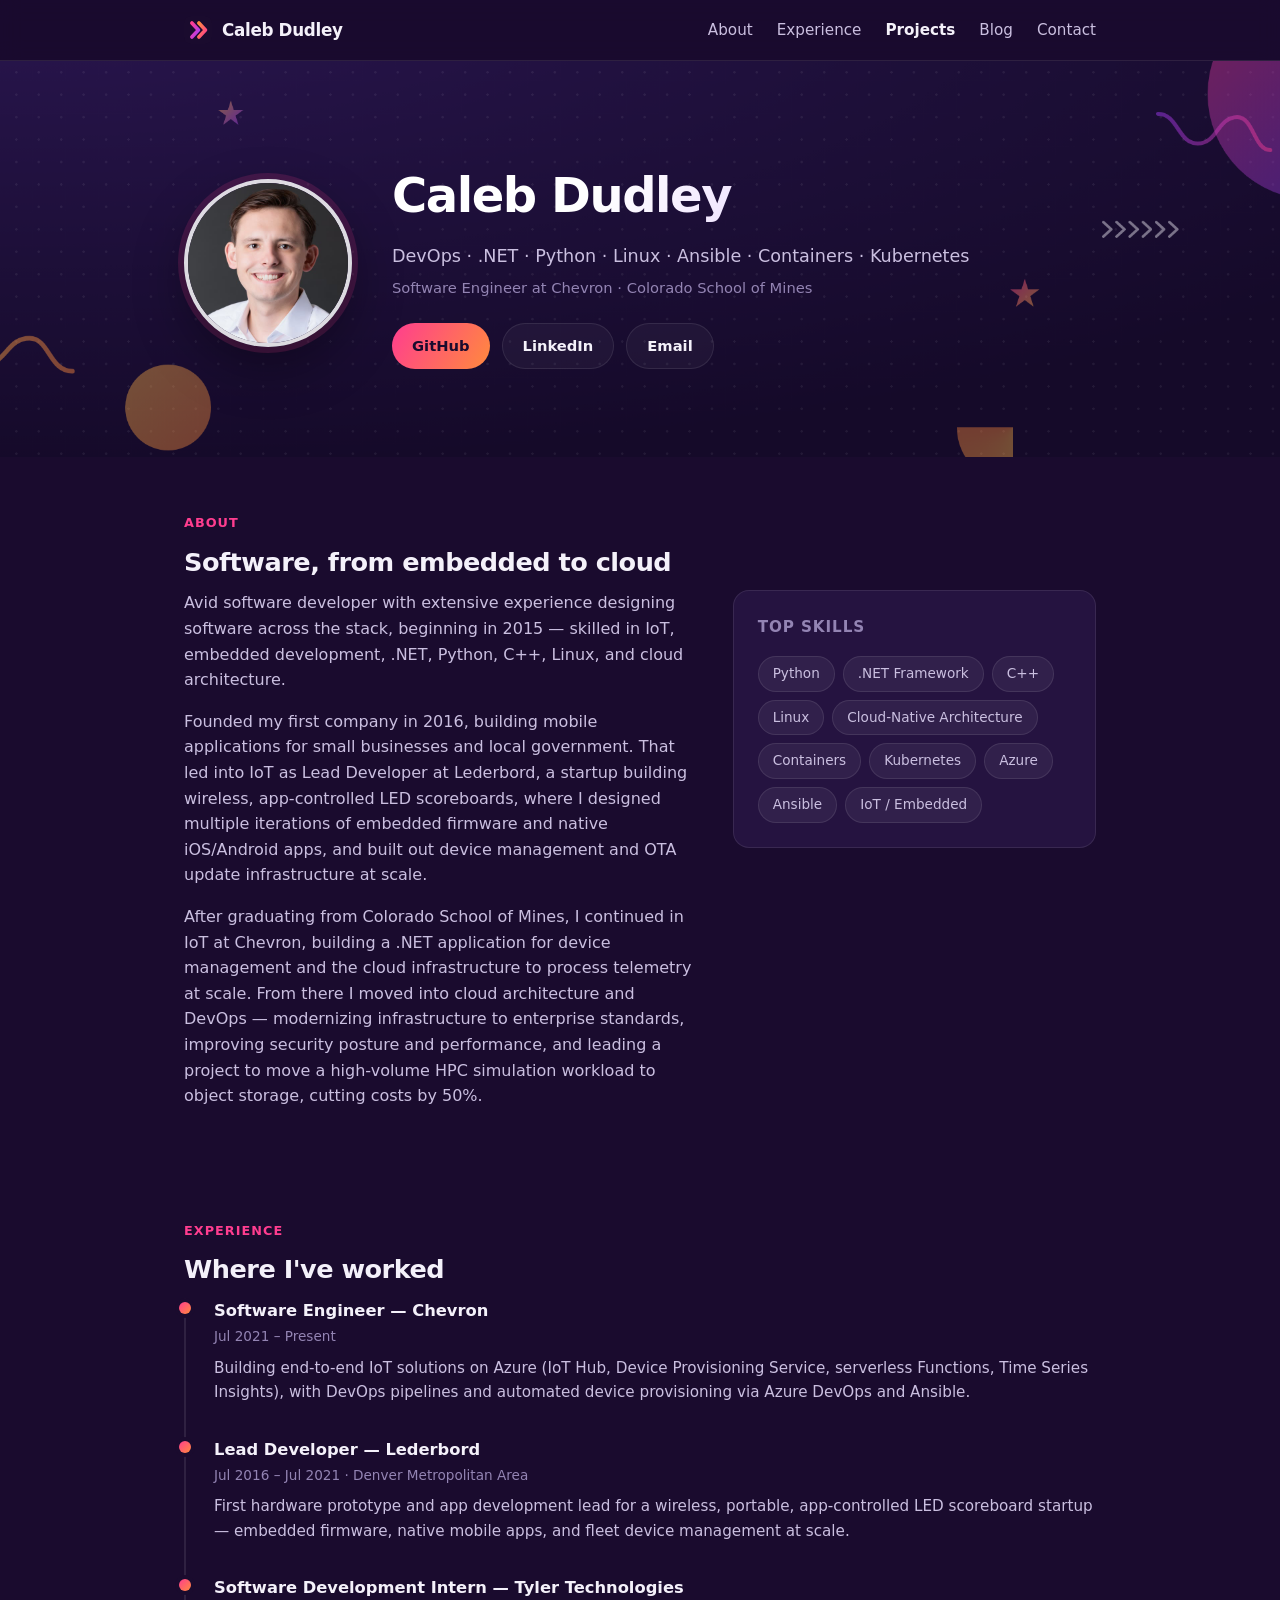
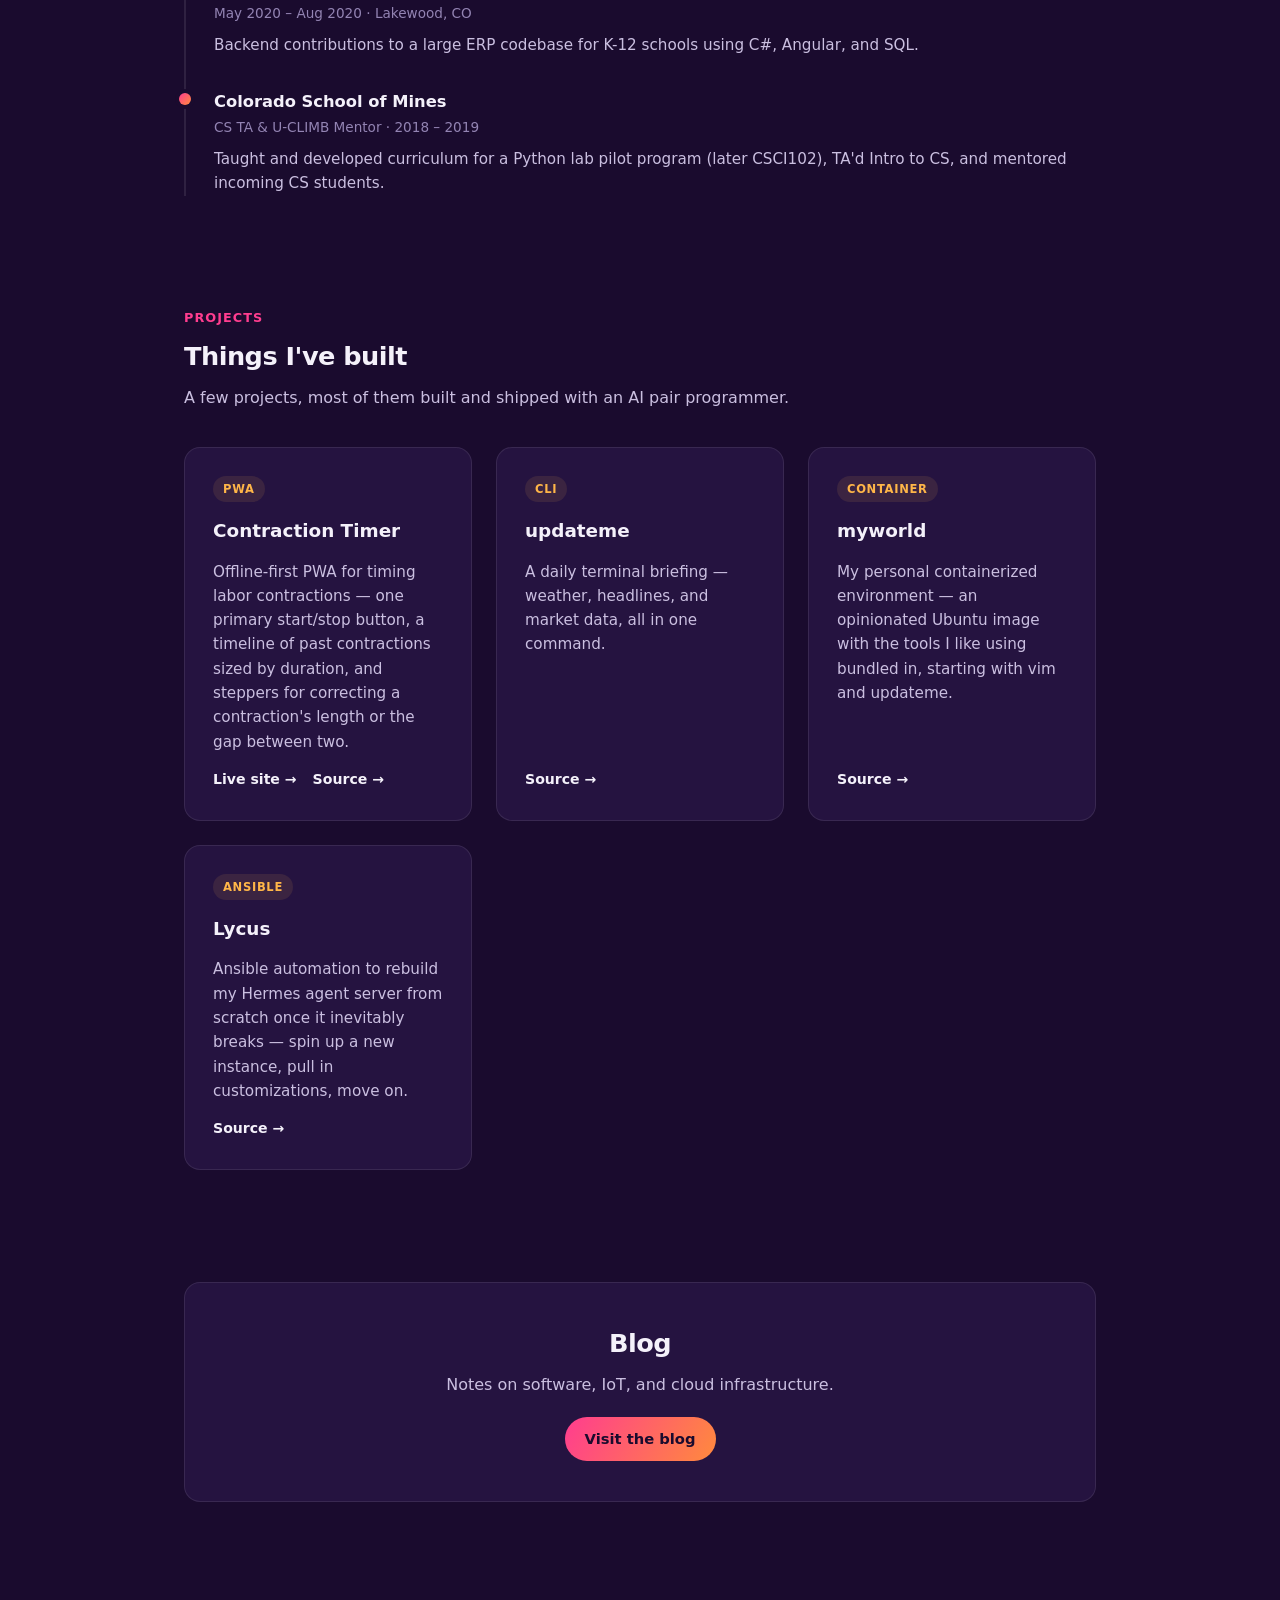
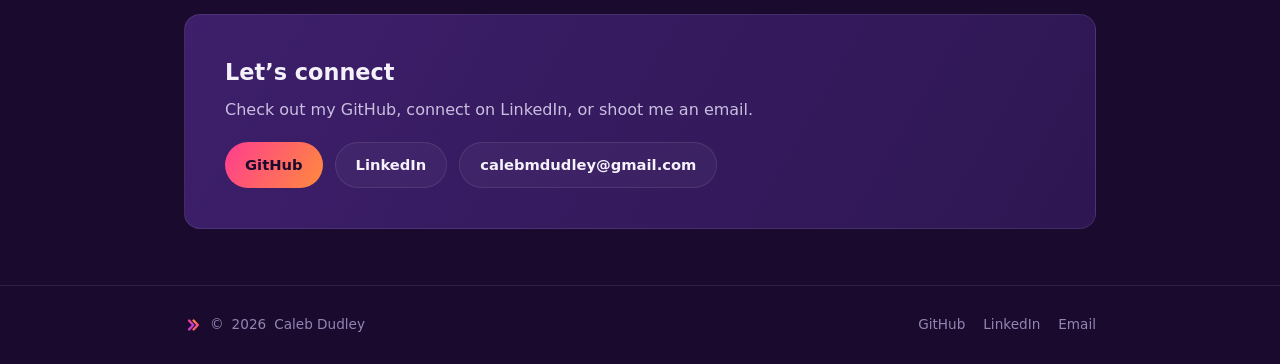
<file: static/index.html>
<!doctype html>
<html lang="en">
<head>
  <meta charset="UTF-8" />
  <meta name="viewport" content="width=device-width, initial-scale=1.0" />
  <title>Caleb Dudley — Software Engineer</title>
  <meta name="description" content="Caleb Dudley — Software Engineer focused on DevOps, .NET, Python, Linux, and IoT." />

  <meta property="og:type" content="website" />
  <meta property="og:url" content="https://calebdudley.dev/" />
  <meta property="og:title" content="Caleb Dudley — Software Engineer" />
  <meta property="og:description" content="DevOps, .NET, Python, Linux, and IoT." />
  <meta property="og:image" content="https://calebdudley.dev/og-image.png" />
  <meta property="og:image:width" content="1200" />
  <meta property="og:image:height" content="630" />

  <meta name="twitter:card" content="summary_large_image" />
  <meta name="twitter:title" content="Caleb Dudley — Software Engineer" />
  <meta name="twitter:description" content="DevOps, .NET, Python, Linux, and IoT." />
  <meta name="twitter:image" content="https://calebdudley.dev/og-image.png" />

  <link rel="icon" type="image/svg+xml" href="favicon.svg" />
  <link rel="stylesheet" href="css/style.css" />
</head>
<body>
  <nav class="nav">
    <div class="wrap">
      <a class="nav-brand" href="#top"><img class="nav-logo" src="favicon.svg" alt="" width="28" height="28" />Caleb Dudley</a>
      <ul class="nav-links">
        <li><a href="#about">About</a></li>
        <li><a href="#experience">Experience</a></li>
        <li><a href="#projects">Projects</a></li>
        <li><a href="blog/">Blog</a></li>
        <li><a href="#contact">Contact</a></li>
      </ul>
    </div>
  </nav>

  <header class="hero hero-image" id="top">
    <div class="wrap hero-inner">
      <img class="avatar" src="assets/avatar.jpg" alt="Portrait of Caleb Dudley" />
      <div class="hero-text">
        <h1>Caleb Dudley</h1>
        <p class="tagline">DevOps &middot; .NET &middot; Python &middot; Linux &middot; Ansible &middot; Containers &middot; Kubernetes</p>
        <p class="location">Software Engineer at Chevron &middot; Colorado School of Mines</p>
        <div class="cta-row">
          <a class="btn btn-primary" href="https://github.com/ca1ebd" target="_blank" rel="noopener">GitHub</a>
          <a class="btn btn-ghost" href="https://www.linkedin.com/in/dudleycaleb/" target="_blank" rel="noopener">LinkedIn</a>
          <a class="btn btn-ghost" href="mailto:calebmdudley@gmail.com">Email</a>
        </div>
      </div>
    </div>
  </header>

  <section id="about">
    <div class="wrap">
      <p class="section-kicker">About</p>
      <h2 class="section-title">Software, from embedded to cloud</h2>
      <div class="about-grid">
        <div class="about-body">
          <p>
            Avid software developer with extensive experience designing software across the
            stack, beginning in 2015 — skilled in IoT, embedded development, .NET, Python, C++,
            Linux, and cloud architecture.
          </p>
          <p>
            Founded my first company in 2016, building mobile applications for small businesses
            and local government. That led into IoT as Lead Developer at Lederbord, a startup
            building wireless, app-controlled LED scoreboards, where I designed multiple
            iterations of embedded firmware and native iOS/Android apps, and built out
            device management and OTA update infrastructure at scale.
          </p>
          <p>
            After graduating from Colorado School of Mines, I continued in IoT at Chevron,
            building a .NET application for device management and the cloud infrastructure to
            process telemetry at scale. From there I moved into cloud architecture and DevOps —
            modernizing infrastructure to enterprise standards, improving security posture and
            performance, and leading a project to move a high-volume HPC simulation workload to
            object storage, cutting costs by 50%.
          </p>
        </div>
        <div class="skills-card">
          <h3>Top Skills</h3>
          <ul class="chip-list">
            <li class="chip">Python</li>
            <li class="chip">.NET Framework</li>
            <li class="chip">C++</li>
            <li class="chip">Linux</li>
            <li class="chip">Cloud-Native Architecture</li>
            <li class="chip">Containers</li>
            <li class="chip">Kubernetes</li>
            <li class="chip">Azure</li>
            <li class="chip">Ansible</li>
            <li class="chip">IoT / Embedded</li>
          </ul>
        </div>
      </div>
    </div>
  </section>

  <section id="experience">
    <div class="wrap">
      <p class="section-kicker">Experience</p>
      <h2 class="section-title">Where I've worked</h2>
      <ul class="timeline">
        <li>
          <p class="timeline-role">Software Engineer — Chevron</p>
          <p class="timeline-meta">Jul 2021 &ndash; Present</p>
          <p class="timeline-desc">
            Building end-to-end IoT solutions on Azure (IoT Hub, Device Provisioning Service,
            serverless Functions, Time Series Insights), with DevOps pipelines and automated
            device provisioning via Azure DevOps and Ansible.
          </p>
        </li>
        <li>
          <p class="timeline-role">Lead Developer — Lederbord</p>
          <p class="timeline-meta">Jul 2016 &ndash; Jul 2021 &middot; Denver Metropolitan Area</p>
          <p class="timeline-desc">
            First hardware prototype and app development lead for a wireless, portable,
            app-controlled LED scoreboard startup — embedded firmware, native mobile apps, and
            fleet device management at scale.
          </p>
        </li>
        <li>
          <p class="timeline-role">Software Development Intern — Tyler Technologies</p>
          <p class="timeline-meta">May 2020 &ndash; Aug 2020 &middot; Lakewood, CO</p>
          <p class="timeline-desc">
            Backend contributions to a large ERP codebase for K-12 schools using C#, Angular,
            and SQL.
          </p>
        </li>
        <li>
          <p class="timeline-role">Colorado School of Mines</p>
          <p class="timeline-meta">CS TA &amp; U-CLIMB Mentor &middot; 2018 &ndash; 2019</p>
          <p class="timeline-desc">
            Taught and developed curriculum for a Python lab pilot program (later CSCI102), TA'd
            Intro to CS, and mentored incoming CS students.
          </p>
        </li>
      </ul>
    </div>
  </section>

  <section id="projects">
    <div class="wrap">
      <p class="section-kicker">Projects</p>
      <h2 class="section-title">Things I've built</h2>
      <p class="section-intro">A few projects, most of them built and shipped with an AI pair programmer.</p>
      <div class="project-grid">
        <div class="project-card">
          <span class="project-tag">PWA</span>
          <h3>Contraction Timer</h3>
          <p>
            Offline-first PWA for timing labor contractions — one primary start/stop button, a
            timeline of past contractions sized by duration, and steppers for correcting a
            contraction's length or the gap between two.
          </p>
          <div class="project-links">
            <a href="https://contraction-timer.calebdudley.dev" target="_blank" rel="noopener">Live site &rarr;</a>
            <a href="https://github.com/ca1ebd/contraction-timer" target="_blank" rel="noopener">Source &rarr;</a>
          </div>
        </div>
        <div class="project-card">
          <span class="project-tag">CLI</span>
          <h3>updateme</h3>
          <p>
            A daily terminal briefing — weather, headlines, and market data, all in one command.
          </p>
          <div class="project-links">
            <a href="https://github.com/ca1ebd/updateme" target="_blank" rel="noopener">Source &rarr;</a>
          </div>
        </div>
        <div class="project-card">
          <span class="project-tag">Container</span>
          <h3>myworld</h3>
          <p>
            My personal containerized environment — an opinionated Ubuntu image with the tools I
            like using bundled in, starting with vim and updateme.
          </p>
          <div class="project-links">
            <a href="https://github.com/ca1ebd/myworld" target="_blank" rel="noopener">Source &rarr;</a>
          </div>
        </div>
        <div class="project-card">
          <span class="project-tag">Ansible</span>
          <h3>Lycus</h3>
          <p>
            Ansible automation to rebuild my Hermes agent server from scratch once it inevitably
            breaks — spin up a new instance, pull in customizations, move on.
          </p>
          <div class="project-links">
            <a href="https://github.com/ca1ebd/lycus" target="_blank" rel="noopener">Source &rarr;</a>
          </div>
        </div>
      </div>
    </div>
  </section>

  <section id="blog-teaser">
    <div class="wrap">
      <div class="blog-teaser">
        <h2 class="section-title">Blog</h2>
        <p>Notes on software, IoT, and cloud infrastructure.</p>
        <a class="btn btn-primary" href="/blog/">Visit the blog</a>
      </div>
    </div>
  </section>

  <section id="contact">
    <div class="wrap">
      <div class="contact-card">
        <div>
          <h2>Let&rsquo;s connect</h2>
          <p>Check out my GitHub, connect on LinkedIn, or shoot me an email.</p>
        </div>
        <div class="cta-row">
          <a class="btn btn-primary" href="https://github.com/ca1ebd" target="_blank" rel="noopener">GitHub</a>
          <a class="btn btn-ghost" href="https://www.linkedin.com/in/dudleycaleb/" target="_blank" rel="noopener">LinkedIn</a>
          <a class="btn btn-ghost" href="mailto:calebmdudley@gmail.com">calebmdudley@gmail.com</a>
        </div>
      </div>
    </div>
  </section>

  <footer>
    <div class="wrap">
      <span class="footer-brand"><img class="footer-logo" src="favicon.svg" alt="" width="18" height="18" />&copy; <span id="year"></span> Caleb Dudley</span>
      <ul class="footer-links">
        <li><a href="https://github.com/ca1ebd" target="_blank" rel="noopener">GitHub</a></li>
        <li><a href="https://www.linkedin.com/in/dudleycaleb/" target="_blank" rel="noopener">LinkedIn</a></li>
        <li><a href="mailto:calebmdudley@gmail.com">Email</a></li>
      </ul>
    </div>
  </footer>

  <script>
    document.getElementById("year").textContent = new Date().getFullYear();

    const navLinks = document.querySelectorAll('.nav-links a[href^="#"]');
    const sections = Array.from(navLinks)
      .map((link) => document.querySelector(link.getAttribute("href")))
      .filter(Boolean);

    const setActive = (id) => {
      navLinks.forEach((link) => {
        link.classList.toggle("active", link.getAttribute("href") === `#${id}`);
      });
    };

    const observer = new IntersectionObserver(
      (entries) => {
        const visible = entries.filter((entry) => entry.isIntersecting);
        if (visible.length > 0) {
          setActive(visible[0].target.id);
        }
      },
      { rootMargin: "-45% 0px -50% 0px" }
    );

    sections.forEach((section) => observer.observe(section));
  </script>
</body>
</html>
</file>
<file: static/css/style.css>
:root {
  --purple-950: #1a0b2e;
  --purple-900: #22103d;
  --purple-800: #2e1652;
  --purple-700: #3d1f6b;
  --pink-500: #ff3d8f;
  --orange-400: #ff8a3d;
  --gold-400: #ffb648;
  --ink: #f4f1fa;
  --ink-dim: #cabfe0;
  --ink-faint: #9384b3;
  --surface: #251340;
  --surface-border: rgba(255, 255, 255, 0.09);
  --max-width: 960px;
  --radius: 16px;
}

* {
  box-sizing: border-box;
}

html {
  scroll-behavior: smooth;
}

body {
  margin: 0;
  font-family: "Inter", "Segoe UI", system-ui, -apple-system, sans-serif;
  background: var(--purple-950);
  color: var(--ink);
  line-height: 1.6;
}

a {
  color: inherit;
}

.wrap {
  max-width: var(--max-width);
  margin: 0 auto;
  padding: 0 24px;
}

/* Nav */

.nav {
  position: sticky;
  top: 0;
  z-index: 20;
  background: rgba(26, 11, 46, 0.85);
  backdrop-filter: blur(10px);
  border-bottom: 1px solid var(--surface-border);
}

.nav .wrap {
  display: flex;
  align-items: center;
  justify-content: space-between;
  flex-wrap: wrap;
  gap: 10px 20px;
  padding-top: 16px;
  padding-bottom: 16px;
}

.nav-brand {
  display: flex;
  align-items: center;
  gap: 10px;
  font-weight: 700;
  letter-spacing: -0.02em;
  text-decoration: none;
  font-size: 1.05rem;
  white-space: nowrap;
}

.nav-logo {
  display: block;
  border-radius: 7px;
  flex-shrink: 0;
}

.nav-links {
  display: flex;
  flex-wrap: wrap;
  gap: 10px 24px;
  list-style: none;
  margin: 0;
  padding: 0;
}

.nav-links a {
  text-decoration: none;
  color: var(--ink-dim);
  font-size: 0.95rem;
  transition: color 0.15s ease;
}

.nav-links a:hover {
  color: var(--ink);
}

.nav-links a.active {
  color: var(--ink);
  font-weight: 600;
}

/* Hero */

.hero {
  position: relative;
  overflow: hidden;
  padding: 96px 0 88px;
  background: radial-gradient(120% 140% at 15% -10%, var(--purple-700) 0%, var(--purple-900) 45%, var(--purple-950) 75%);
}

.hero.hero-image {
  background-image: url("../assets/hero-banner.png");
  background-size: cover;
  background-position: center;
  background-repeat: no-repeat;
}

.hero.hero-sm {
  padding: 44px 0 36px;
}

.hero-decor {
  position: absolute;
  inset: 0;
  pointer-events: none;
  background-image:
    radial-gradient(circle, rgba(255, 255, 255, 0.18) 1px, transparent 1px);
  background-size: 22px 22px;
  mask-image: radial-gradient(60% 80% at 80% 20%, black 0%, transparent 70%);
  opacity: 0.5;
}

.hero-inner {
  position: relative;
  z-index: 1;
  display: flex;
  align-items: center;
  gap: 40px;
  flex-wrap: wrap;
}

.avatar {
  width: 168px;
  height: 168px;
  border-radius: 50%;
  object-fit: cover;
  border: 4px solid rgba(255, 255, 255, 0.85);
  box-shadow: 0 0 0 6px rgba(255, 61, 143, 0.15), 0 20px 50px rgba(0, 0, 0, 0.35);
  flex-shrink: 0;
}

.hero-text {
  flex: 1;
  min-width: 280px;
}

.eyebrow {
  display: inline-flex;
  align-items: center;
  gap: 8px;
  font-size: 0.8rem;
  font-weight: 600;
  letter-spacing: 0.06em;
  text-transform: uppercase;
  color: var(--gold-400);
  margin: 4px 0 16px;
}

.eyebrow::before {
  content: "";
  width: 8px;
  height: 8px;
  border-radius: 50%;
  background: linear-gradient(135deg, var(--pink-500), var(--orange-400));
  display: inline-block;
}

.hero h1 {
  font-size: clamp(2.1rem, 4.5vw, 3rem);
  margin: 0 0 8px;
  font-weight: 800;
  letter-spacing: -0.03em;
  background: linear-gradient(120deg, #ffffff 30%, #e9d8ff 60%, var(--pink-500) 100%);
  -webkit-background-clip: text;
  background-clip: text;
  color: transparent;
}

.hero h1.post-title {
  font-size: clamp(1.8rem, 3.5vw, 2.4rem);
  background: none;
  -webkit-text-fill-color: initial;
  color: var(--ink);
}

.hero .tagline {
  font-size: 1.1rem;
  color: var(--ink-dim);
  margin: 0 0 6px;
}

.hero .location {
  font-size: 0.92rem;
  color: var(--ink-faint);
  margin: 0 0 24px;
}

.cta-row {
  display: flex;
  flex-wrap: wrap;
  gap: 12px;
}

.btn {
  display: inline-flex;
  align-items: center;
  gap: 8px;
  padding: 10px 20px;
  border-radius: 999px;
  text-decoration: none;
  font-size: 0.92rem;
  font-weight: 600;
  border: 1px solid var(--surface-border);
  transition: transform 0.15s ease, border-color 0.15s ease, background 0.15s ease;
}

.btn:hover {
  transform: translateY(-2px);
}

.btn-primary {
  background: linear-gradient(120deg, var(--pink-500), var(--orange-400));
  color: #1a0b2e;
  border: none;
}

.btn-ghost {
  background: rgba(255, 255, 255, 0.04);
  color: var(--ink);
}

.btn-ghost:hover {
  border-color: rgba(255, 255, 255, 0.3);
  background: rgba(255, 255, 255, 0.08);
}

/* Sections */

section {
  padding: 56px 0;
}

.section-title {
  font-size: 1.6rem;
  font-weight: 800;
  letter-spacing: -0.02em;
  margin: 0 0 8px;
}

.section-kicker {
  font-size: 0.8rem;
  font-weight: 600;
  letter-spacing: 0.08em;
  text-transform: uppercase;
  color: var(--pink-500);
  margin: 0 0 8px;
}

.section-intro {
  color: var(--ink-dim);
  max-width: 620px;
  margin: 0 0 36px;
}

/* About */

.about-grid {
  display: grid;
  grid-template-columns: 1.4fr 1fr;
  gap: 40px;
}

.about-body p {
  color: var(--ink-dim);
  margin: 0 0 16px;
}

.about-body p:last-child {
  margin-bottom: 0;
}

.skills-card {
  background: var(--surface);
  border: 1px solid var(--surface-border);
  border-radius: var(--radius);
  padding: 24px;
  align-self: start;
}

.skills-card h3 {
  margin: 0 0 16px;
  font-size: 0.95rem;
  text-transform: uppercase;
  letter-spacing: 0.06em;
  color: var(--ink-faint);
}

.chip-list {
  display: flex;
  flex-wrap: wrap;
  gap: 8px;
  list-style: none;
  margin: 0;
  padding: 0;
}

.chip {
  background: rgba(255, 255, 255, 0.06);
  border: 1px solid var(--surface-border);
  border-radius: 999px;
  padding: 6px 14px;
  font-size: 0.85rem;
  color: var(--ink-dim);
}

/* Experience */

.timeline {
  list-style: none;
  margin: 0;
  padding: 0;
  border-left: 2px solid var(--surface-border);
}

.timeline li {
  position: relative;
  padding: 0 0 32px 28px;
}

.timeline li:last-child {
  padding-bottom: 0;
}

.timeline li::before {
  content: "";
  position: absolute;
  left: -7px;
  top: 4px;
  width: 12px;
  height: 12px;
  border-radius: 50%;
  background: linear-gradient(135deg, var(--pink-500), var(--orange-400));
  box-shadow: 0 0 0 4px var(--purple-950);
}

.timeline-role {
  font-weight: 700;
  font-size: 1.02rem;
  margin: 0;
}

.timeline-meta {
  color: var(--ink-faint);
  font-size: 0.85rem;
  margin: 2px 0 8px;
}

.timeline-desc {
  color: var(--ink-dim);
  margin: 0;
  font-size: 0.95rem;
}

/* Projects */

.project-grid {
  display: grid;
  grid-template-columns: repeat(auto-fit, minmax(280px, 1fr));
  gap: 24px;
}

.project-card {
  background: var(--surface);
  border: 1px solid var(--surface-border);
  border-radius: var(--radius);
  padding: 28px;
  display: flex;
  flex-direction: column;
  gap: 14px;
  transition: transform 0.15s ease, border-color 0.15s ease;
}

.project-card:hover {
  transform: translateY(-4px);
  border-color: rgba(255, 61, 143, 0.4);
}

.project-tag {
  display: inline-block;
  width: fit-content;
  font-size: 0.72rem;
  font-weight: 700;
  letter-spacing: 0.06em;
  text-transform: uppercase;
  color: var(--gold-400);
  background: rgba(255, 182, 72, 0.1);
  border-radius: 999px;
  padding: 4px 10px;
}

.project-card h3 {
  margin: 0;
  font-size: 1.15rem;
}

.project-card p {
  color: var(--ink-dim);
  margin: 0;
  font-size: 0.95rem;
  flex: 1;
}

.project-links {
  display: flex;
  gap: 16px;
  font-size: 0.88rem;
  font-weight: 600;
}

.project-links a {
  text-decoration: none;
  color: var(--ink);
  border-bottom: 1px solid transparent;
}

.project-links a:hover {
  border-bottom-color: var(--pink-500);
}

.project-card.placeholder {
  border-style: dashed;
  align-items: center;
  justify-content: center;
  text-align: center;
  color: var(--ink-faint);
}

/* Blog teaser */

.blog-teaser {
  background: var(--surface);
  border: 1px solid var(--surface-border);
  border-radius: var(--radius);
  padding: 40px;
  text-align: center;
}

.blog-teaser p {
  color: var(--ink-dim);
  max-width: 480px;
  margin: 8px auto 20px;
}

/* Contact / Footer */

.contact-card {
  background: linear-gradient(120deg, var(--purple-700), var(--purple-800));
  border: 1px solid var(--surface-border);
  border-radius: var(--radius);
  padding: 40px;
  display: flex;
  align-items: center;
  justify-content: space-between;
  flex-wrap: wrap;
  gap: 20px;
}

.contact-card h2 {
  margin: 0 0 6px;
  font-size: 1.4rem;
}

.contact-card p {
  margin: 0;
  color: var(--ink-dim);
}

footer {
  border-top: 1px solid var(--surface-border);
  padding: 28px 0;
  color: var(--ink-faint);
  font-size: 0.85rem;
}

footer .wrap {
  display: flex;
  justify-content: space-between;
  align-items: center;
  flex-wrap: wrap;
  gap: 12px;
}

.footer-brand {
  display: flex;
  align-items: center;
  gap: 8px;
}

.footer-logo {
  display: block;
  border-radius: 5px;
  flex-shrink: 0;
}

.footer-links {
  display: flex;
  gap: 18px;
  list-style: none;
  margin: 0;
  padding: 0;
}

.footer-links a {
  text-decoration: none;
  color: var(--ink-faint);
}

.footer-links a:hover {
  color: var(--ink-dim);
}

/* Blog page */

.blog-list {
  list-style: none;
  margin: 0;
  padding: 0;
  display: flex;
  flex-direction: column;
  gap: 16px;
}

.blog-post-card {
  position: relative;
  background: var(--surface);
  border: 1px solid var(--surface-border);
  border-radius: var(--radius);
  padding: 24px;
}

.stretched-link::after {
  content: "";
  position: absolute;
  inset: 0;
}

.blog-empty {
  border: 1px dashed var(--surface-border);
  border-radius: var(--radius);
  padding: 48px 24px;
  text-align: center;
  color: var(--ink-faint);
}

.blog-post-card:hover {
  border-color: rgba(255, 61, 143, 0.4);
}

.blog-post-card .timeline-role a {
  text-decoration: none;
  color: var(--ink);
}

.blog-post-card .timeline-role a:hover {
  color: var(--pink-500);
}

/* Post content (rendered markdown) */

.post-content {
  max-width: 680px;
  margin: 0 auto 32px;
  color: var(--ink-dim);
  font-size: 1.02rem;
}

.post-content p {
  margin: 0 0 20px;
}

.post-content h2,
.post-content h3 {
  color: var(--ink);
  margin: 36px 0 14px;
  letter-spacing: -0.01em;
}

.post-content h2 {
  font-size: 1.35rem;
}

.post-content h3 {
  font-size: 1.15rem;
}

.post-content a {
  color: var(--ink);
  text-decoration: underline;
  text-decoration-color: rgba(255, 61, 143, 0.5);
  text-underline-offset: 2px;
}

.post-content a:hover {
  color: var(--pink-500);
}

.post-content ul,
.post-content ol {
  margin: 0 0 20px;
  padding-left: 22px;
}

.post-content li {
  margin-bottom: 8px;
}

.post-content strong {
  color: var(--ink);
}

.post-content blockquote {
  margin: 0 0 20px;
  padding: 4px 20px;
  border-left: 2px solid var(--pink-500);
  color: var(--ink-faint);
}

.post-content code {
  background: rgba(255, 255, 255, 0.08);
  border-radius: 4px;
  padding: 2px 6px;
  font-size: 0.88em;
}

.post-content pre {
  background: var(--surface);
  border: 1px solid var(--surface-border);
  border-radius: var(--radius);
  padding: 18px;
  overflow-x: auto;
  margin: 0 0 20px;
}

.post-content pre code {
  background: none;
  padding: 0;
}

@media (max-width: 720px) {
  .hero.hero-image {
    background-image: radial-gradient(120% 140% at 15% -10%, var(--purple-700) 0%, var(--purple-900) 45%, var(--purple-950) 75%);
  }

  section {
    padding: 40px 0;
  }

  .about-grid {
    grid-template-columns: 1fr;
  }

  .hero-inner {
    text-align: center;
    justify-content: center;
  }

  .cta-row {
    justify-content: center;
  }

  .contact-card {
    flex-direction: column;
    text-align: center;
  }

  .nav .wrap {
    justify-content: center;
  }

  .nav-links {
    width: 100%;
    justify-content: center;
    gap: 8px 16px;
    font-size: 0.85rem;
  }
}
</file>
